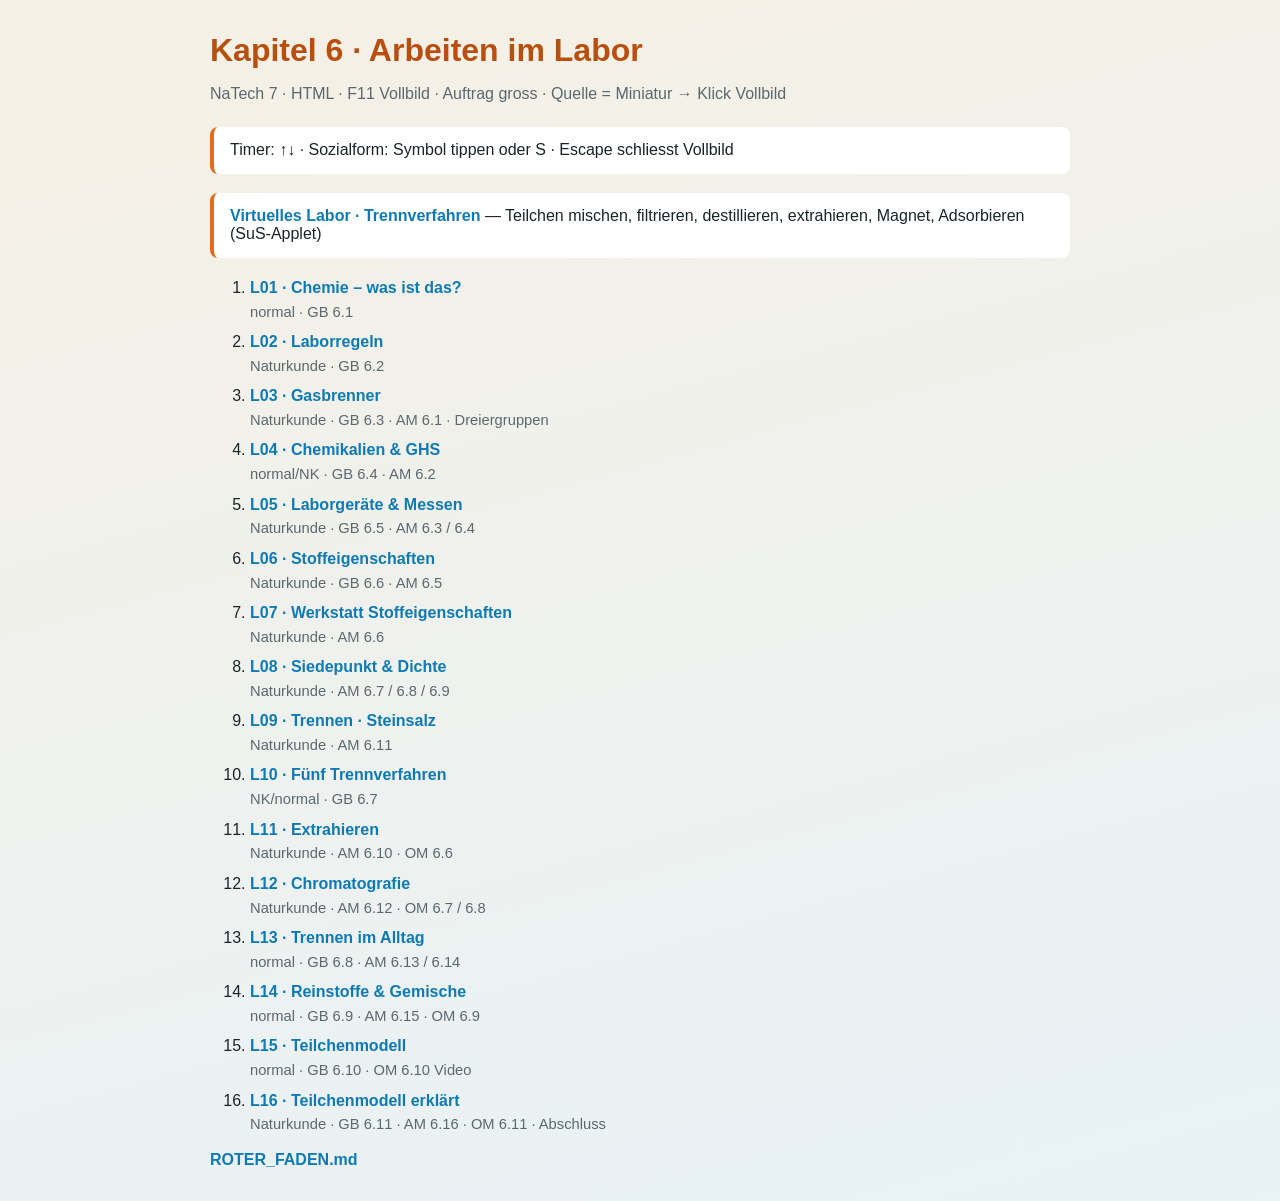
<file: kapitel/6-arbeiten-im-labor/index.html>
<!DOCTYPE html>
<html lang="de"><head><meta charset="UTF-8" /><title>Kapitel 6 · Arbeiten im Labor</title>
<style>
  body{font-family:Segoe UI,Calibri,sans-serif;max-width:860px;margin:2rem auto;padding:0 1rem;
    background:linear-gradient(165deg,#f6f0e4,#e8f2f7);color:#1a2428;min-height:100vh}
  h1{margin-bottom:.2rem;color:#b84f0f}
  .sub{color:#5a6870;margin-bottom:1.5rem}
  li{margin:.55rem 0;line-height:1.4}
  a{color:#0e7ab4;font-weight:700;text-decoration:none}
  span{display:block;color:#5a6870;font-size:.92rem;margin-top:.15rem}
  .note{background:#fff;border-left:4px solid #e36b1e;padding:.9rem 1rem;border-radius:8px;margin:1.2rem 0}
</style></head><body>
<h1>Kapitel 6 · Arbeiten im Labor</h1>
<p class="sub">NaTech 7 · HTML · F11 Vollbild · Auftrag gross · Quelle = Miniatur → Klick Vollbild</p>
<div class="note">Timer: ↑↓ · Sozialform: Symbol tippen oder S · Escape schliesst Vollbild</div>
<p class="note"><a href="labor-trennverfahren.html">Virtuelles Labor · Trennverfahren</a> — Teilchen mischen, filtrieren, destillieren, extrahieren, Magnet, Adsorbieren (SuS-Applet)</p>
<ol>
<li><a href="L01-chemie-stoffe.html">L01 · Chemie – was ist das?</a> <span>normal · GB 6.1</span></li>
<li><a href="L02-laborregeln.html">L02 · Laborregeln</a> <span>Naturkunde · GB 6.2</span></li>
<li><a href="L03-gasbrenner.html">L03 · Gasbrenner</a> <span>Naturkunde · GB 6.3 · AM 6.1 · Dreiergruppen</span></li>
<li><a href="L04-chemikalien-ghs.html">L04 · Chemikalien & GHS</a> <span>normal/NK · GB 6.4 · AM 6.2</span></li>
<li><a href="L05-laborgeraete-messen.html">L05 · Laborgeräte & Messen</a> <span>Naturkunde · GB 6.5 · AM 6.3 / 6.4</span></li>
<li><a href="L06-stoffeigenschaften.html">L06 · Stoffeigenschaften</a> <span>Naturkunde · GB 6.6 · AM 6.5</span></li>
<li><a href="L07-werkstatt-stoffeigenschaften.html">L07 · Werkstatt Stoffeigenschaften</a> <span>Naturkunde · AM 6.6</span></li>
<li><a href="L08-siede-dichte.html">L08 · Siedepunkt & Dichte</a> <span>Naturkunde · AM 6.7 / 6.8 / 6.9</span></li>
<li><a href="L09-trennen-einstieg-steinsalz.html">L09 · Trennen · Steinsalz</a> <span>Naturkunde · AM 6.11</span></li>
<li><a href="L10-trennen-verfahren.html">L10 · Fünf Trennverfahren</a> <span>NK/normal · GB 6.7</span></li>
<li><a href="L11-extrahieren-tee-milch.html">L11 · Extrahieren</a> <span>Naturkunde · AM 6.10 · OM 6.6</span></li>
<li><a href="L12-chromatografie.html">L12 · Chromatografie</a> <span>Naturkunde · AM 6.12 · OM 6.7 / 6.8</span></li>
<li><a href="L13-trennen-alltag.html">L13 · Trennen im Alltag</a> <span>normal · GB 6.8 · AM 6.13 / 6.14</span></li>
<li><a href="L14-reinstoffe-gemische.html">L14 · Reinstoffe & Gemische</a> <span>normal · GB 6.9 · AM 6.15 · OM 6.9</span></li>
<li><a href="L15-teilchenmodell.html">L15 · Teilchenmodell</a> <span>normal · GB 6.10 · OM 6.10 Video</span></li>
<li><a href="L16-teilchen-erklaeren.html">L16 · Teilchenmodell erklärt</a> <span>Naturkunde · GB 6.11 · AM 6.16 · OM 6.11 · Abschluss</span></li>
</ol>
<p><a href="ROTER_FADEN.md">ROTER_FADEN.md</a></p>
</body></html>
</file>
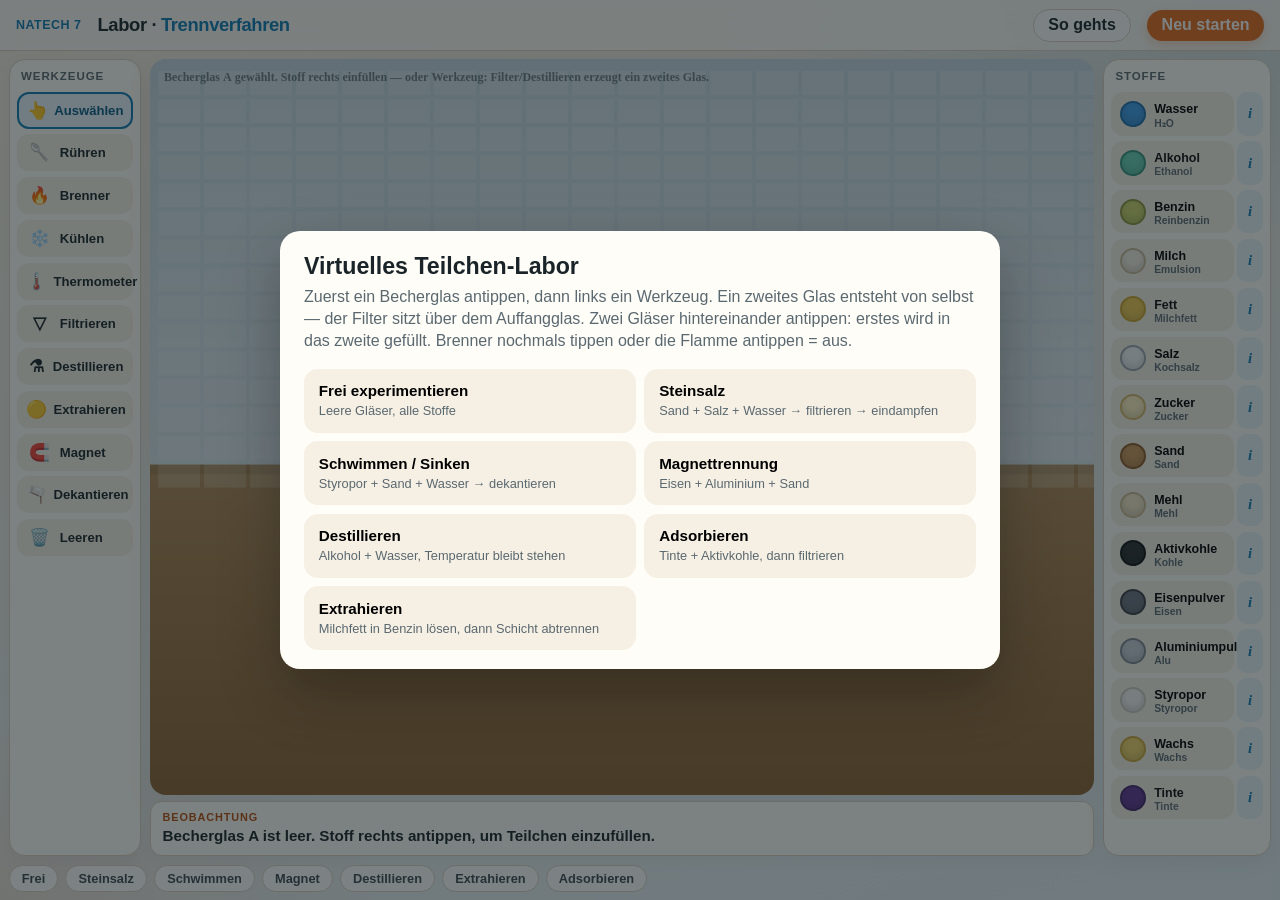
<file: kapitel/6-arbeiten-im-labor/labor-trennverfahren.html>
<!DOCTYPE html>
<html lang="de">
<head>
  <meta charset="UTF-8" />
  <meta name="viewport" content="width=device-width, initial-scale=1" />
  <title>Labor · Trennverfahren</title>
  <link rel="stylesheet" href="labor/labor.css" />
</head>
<body>
  <div class="app">
    <header class="top">
      <div class="badge">NaTech 7</div>
      <h1>Labor · <span>Trennverfahren</span></h1>
      <div class="grow"></div>
      <button class="btn ghost" type="button" id="btnHelp">So gehts</button>
      <button class="btn warn" type="button" id="btnReset">Neu starten</button>
    </header>

    <div class="workspace">
      <aside class="tools" id="tools"></aside>
      <div class="stage-wrap">
        <canvas id="lab" aria-label="Labor-Arbeitsfläche"></canvas>
        <div class="observe">
          <div class="k">Beobachtung</div>
          <p id="observe">Wähle ein Becherglas, dann einen Stoff rechts — oder starte unten ein Beispiel.</p>
        </div>
      </div>
      <aside class="shelf" id="shelf"></aside>
    </div>

    <div class="bottom" id="examples"></div>
  </div>

  <div class="factsheet hidden" id="factsheet" hidden>
    <div class="fact-card" role="dialog" aria-modal="true" aria-labelledby="factTitle">
      <button class="fact-close" type="button" id="factClose" aria-label="Schliessen">×</button>
      <div class="fact-head">
        <span class="fact-swatch" id="factSwatch"></span>
        <div>
          <h2 id="factTitle">Stoff</h2>
          <p class="fact-short" id="factShort"></p>
        </div>
      </div>
      <dl class="fact-list" id="factList"></dl>
      <p class="fact-note">Werte im Applet, vereinfacht fürs Teilchenmodell — nicht massstabsgetreu.</p>
    </div>
  </div>

  <div class="intro" id="intro">
    <div class="card">
      <h2>Virtuelles Teilchen-Labor</h2>
      <p class="lead">
        Zuerst ein Becherglas antippen, dann links ein Werkzeug.
        Ein zweites Glas entsteht von selbst — der Filter sitzt über dem Auffangglas.
        Zwei Gläser hintereinander antippen: erstes wird in das zweite gefüllt.
        Brenner nochmals tippen oder die Flamme antippen = aus.
      </p>
      <div class="examples">
        <button class="ex" type="button" data-start="free"><b>Frei experimentieren</b><span>Leere Gläser, alle Stoffe</span></button>
        <button class="ex" type="button" data-start="salt"><b>Steinsalz</b><span>Sand + Salz + Wasser → filtrieren → eindampfen</span></button>
        <button class="ex" type="button" data-start="float"><b>Schwimmen / Sinken</b><span>Styropor + Sand + Wasser → dekantieren</span></button>
        <button class="ex" type="button" data-start="magnet"><b>Magnettrennung</b><span>Eisen + Aluminium + Sand</span></button>
        <button class="ex" type="button" data-start="distill"><b>Destillieren</b><span>Alkohol + Wasser, Temperatur bleibt stehen</span></button>
        <button class="ex" type="button" data-start="adsorb"><b>Adsorbieren</b><span>Tinte + Aktivkohle, dann filtrieren</span></button>
        <button class="ex" type="button" data-start="extract"><b>Extrahieren</b><span>Milchfett in Benzin lösen, dann Schicht abtrennen</span></button>
      </div>
    </div>
  </div>

  <script src="labor/substances.js"></script>
  <script src="labor/labor.js"></script>
</body>
</html>
</file>
<file: kapitel/6-arbeiten-im-labor/labor/labor.css>
:root {
  --bg: #f3eadc;
  --bg2: #e4eef4;
  --ink: #1a2428;
  --muted: #5a6870;
  --accent: #e36b1e;
  --accent-dark: #b84f0f;
  --natech: #0e7ab4;
  --panel: #fffdf8;
  --line: #d9cfbe;
  --ok: #2a9d8f;
  --bench: #c4a574;
  --glass: rgba(180, 210, 230, 0.28);
}

* { box-sizing: border-box; }
html, body {
  margin: 0;
  height: 100%;
  color: var(--ink);
  font-family: "Segoe UI", Calibri, sans-serif;
  background:
    radial-gradient(ellipse 80% 50% at 100% 0%, rgba(14,122,180,.14), transparent 55%),
    radial-gradient(ellipse 60% 40% at 0% 100%, rgba(227,107,30,.12), transparent 50%),
    linear-gradient(165deg, var(--bg), var(--bg2));
  overflow: hidden;
}

.app {
  height: 100%;
  display: grid;
  grid-template-rows: auto 1fr auto;
}

.top {
  display: flex;
  align-items: center;
  gap: 1rem;
  padding: .55rem 1rem .5rem;
  border-bottom: 1px solid var(--line);
  background: rgba(255,253,248,.82);
  backdrop-filter: blur(8px);
}
.top h1 {
  margin: 0;
  font-size: 1.15rem;
  font-weight: 750;
  letter-spacing: -.02em;
}
.top h1 span { color: var(--natech); }
.top .grow { flex: 1; }
.badge {
  font-size: .78rem;
  font-weight: 700;
  letter-spacing: .04em;
  text-transform: uppercase;
  color: var(--natech);
}

button {
  appearance: none;
  border: 0;
  cursor: pointer;
  font: inherit;
}
.btn {
  background: var(--natech);
  color: #fff;
  font-weight: 700;
  border-radius: 999px;
  padding: .4rem .9rem;
  box-shadow: 0 4px 12px rgba(14,122,180,.25);
}
.btn.ghost {
  background: #fff;
  color: var(--ink);
  border: 1px solid var(--line);
  box-shadow: none;
}
.btn.warn { background: var(--accent); box-shadow: 0 4px 12px rgba(227,107,30,.25); }

.workspace {
  min-height: 0;
  display: grid;
  grid-template-columns: 132px 1fr 168px;
  gap: .55rem;
  padding: .55rem;
}

.tools, .shelf {
  min-height: 0;
  overflow: auto;
  background: var(--panel);
  border: 1px solid var(--line);
  border-radius: 16px;
  padding: .45rem;
  display: flex;
  flex-direction: column;
  gap: .35rem;
  box-shadow: 0 8px 22px rgba(0,0,0,.05);
}
.col-title {
  font-size: .72rem;
  font-weight: 800;
  letter-spacing: .08em;
  text-transform: uppercase;
  color: var(--muted);
  padding: .15rem .25rem .25rem;
}

.tool {
  display: flex;
  align-items: center;
  gap: .4rem;
  width: 100%;
  text-align: left;
  background: #f7f1e6;
  border: 2px solid transparent;
  border-radius: 12px;
  padding: .38rem .45rem;
  font-weight: 700;
  font-size: .82rem;
  color: var(--ink);
}
.tool .ico {
  width: 1.7rem;
  text-align: center;
  font-size: 1.05rem;
}
.tool.active {
  border-color: var(--natech);
  background: #e7f4fb;
  color: #0a5a86;
}
.tool.lit {
  border-color: var(--accent);
  background: #fff1e6;
  color: var(--accent-dark);
}
.tool.frost {
  border-color: #3d9be9;
  background: #e4f3fb;
  color: #0a5a86;
}
.tool:hover { border-color: #c5dce8; }

.stage-wrap {
  min-height: 0;
  display: grid;
  grid-template-rows: 1fr auto;
  gap: .4rem;
}
#lab {
  width: 100%;
  height: 100%;
  display: block;
  border-radius: 16px;
  background: #dfeaf0;
  box-shadow: inset 0 0 0 1px rgba(0,0,0,.06), 0 10px 28px rgba(0,0,0,.06);
  touch-action: none;
  cursor: crosshair;
}
.observe {
  background: var(--panel);
  border: 1px solid var(--line);
  border-radius: 12px;
  padding: .55rem .75rem;
  min-height: 3.1rem;
  box-shadow: 0 6px 16px rgba(0,0,0,.04);
}
.observe .k {
  font-size: .68rem;
  font-weight: 800;
  letter-spacing: .08em;
  text-transform: uppercase;
  color: var(--accent-dark);
}
.observe p {
  margin: .15rem 0 0;
  font-size: .95rem;
  font-weight: 600;
  line-height: 1.35;
}

.jar-wrap {
  display: grid;
  grid-template-columns: 1fr 26px;
  gap: 3px;
  align-items: stretch;
}
.jar-info {
  border-radius: 10px;
  background: #e8f3f9;
  color: var(--natech);
  font-weight: 800;
  font-size: .92rem;
  font-family: Georgia, "Times New Roman", serif;
  font-style: italic;
  line-height: 1;
  min-width: 26px;
  padding: 0;
}
.jar-info:hover {
  background: var(--natech);
  color: #fff;
}

.factsheet {
  position: fixed;
  inset: 0;
  background: rgba(18, 28, 32, .55);
  display: flex;
  align-items: center;
  justify-content: center;
  z-index: 30;
  padding: 1rem;
}
.factsheet.hidden,
.factsheet[hidden] { display: none; }
.fact-card {
  width: min(420px, 100%);
  max-height: min(92vh, 640px);
  overflow: auto;
  background: var(--panel);
  border-radius: 20px;
  padding: 1.15rem 1.25rem 1rem;
  box-shadow: 0 24px 60px rgba(0,0,0,.28);
  position: relative;
}
.fact-close {
  position: absolute;
  top: .55rem;
  right: .65rem;
  width: 2rem;
  height: 2rem;
  border-radius: 999px;
  background: #f0e8d8;
  font-size: 1.35rem;
  line-height: 1;
  color: var(--ink);
}
.fact-close:hover { background: #e36b1e; color: #fff; }
.fact-head {
  display: flex;
  gap: .7rem;
  align-items: center;
  margin: 0 1.6rem .85rem 0;
}
.fact-swatch {
  width: 36px;
  height: 36px;
  border-radius: 50%;
  border: 2px solid rgba(0,0,0,.18);
  flex: 0 0 auto;
  box-shadow: inset 0 -4px 6px rgba(0,0,0,.12);
}
.fact-card h2 {
  margin: 0;
  font-size: 1.25rem;
}
.fact-short {
  margin: .1rem 0 0;
  color: var(--muted);
  font-weight: 650;
  font-size: .85rem;
}
.fact-list {
  margin: 0;
  display: grid;
  grid-template-columns: 8.2rem 1fr;
  gap: .35rem .7rem;
  font-size: .88rem;
  line-height: 1.35;
}
.fact-list dt {
  margin: 0;
  color: var(--muted);
  font-weight: 750;
  font-size: .72rem;
  letter-spacing: .04em;
  text-transform: uppercase;
  padding-top: .12rem;
}
.fact-list dd {
  margin: 0;
  font-weight: 650;
}
.fact-note {
  margin: .85rem 0 0;
  font-size: .72rem;
  color: var(--muted);
  line-height: 1.35;
}

.jar {
  display: grid;
  grid-template-columns: 28px 1fr;
  gap: .4rem;
  align-items: center;
  background: #f7f1e6;
  border: 2px solid transparent;
  border-radius: 12px;
  padding: .32rem .4rem;
  text-align: left;
  min-width: 0;
}
.jar:hover { border-color: #c5dce8; }
.jar.extra { opacity: .95; }
.jar .swatch {
  width: 26px;
  height: 26px;
  border-radius: 50%;
  border: 2px solid rgba(0,0,0,.18);
  box-shadow: inset 0 -4px 6px rgba(0,0,0,.12);
}
.jar .nm {
  font-size: .78rem;
  font-weight: 750;
  line-height: 1.15;
}
.jar .sub {
  display: block;
  font-size: .65rem;
  color: var(--muted);
  font-weight: 600;
}

.bottom {
  display: flex;
  gap: .45rem;
  padding: 0 .55rem .5rem;
  overflow-x: auto;
}
.chip {
  flex: 0 0 auto;
  background: #fff;
  border: 1px solid var(--line);
  border-radius: 999px;
  padding: .32rem .75rem;
  font-size: .8rem;
  font-weight: 700;
  color: #3d4a50;
}
.chip:hover { border-color: var(--natech); color: var(--natech); }

.intro {
  position: fixed;
  inset: 0;
  background: rgba(18, 28, 32, .55);
  display: flex;
  align-items: center;
  justify-content: center;
  z-index: 20;
  padding: 1rem;
}
.intro.hidden { display: none; }
.card {
  width: min(720px, 100%);
  background: var(--panel);
  border-radius: 20px;
  padding: 1.4rem 1.5rem 1.2rem;
  box-shadow: 0 24px 60px rgba(0,0,0,.28);
}
.card h2 {
  margin: 0 0 .35rem;
  font-size: 1.45rem;
}
.card .lead {
  margin: 0 0 1rem;
  color: var(--muted);
  line-height: 1.4;
}
.examples {
  display: grid;
  grid-template-columns: 1fr 1fr;
  gap: .55rem;
}
.ex {
  text-align: left;
  background: #f6f0e4;
  border-radius: 14px;
  padding: .7rem .8rem;
  border: 2px solid transparent;
}
.ex:hover { border-color: var(--natech); }
.ex b { display: block; font-size: .95rem; margin-bottom: .15rem; }
.ex span { color: var(--muted); font-size: .8rem; }

@media (max-width: 900px) {
  .workspace { grid-template-columns: 108px 1fr 132px; }
  .examples { grid-template-columns: 1fr; }
}
</file>
